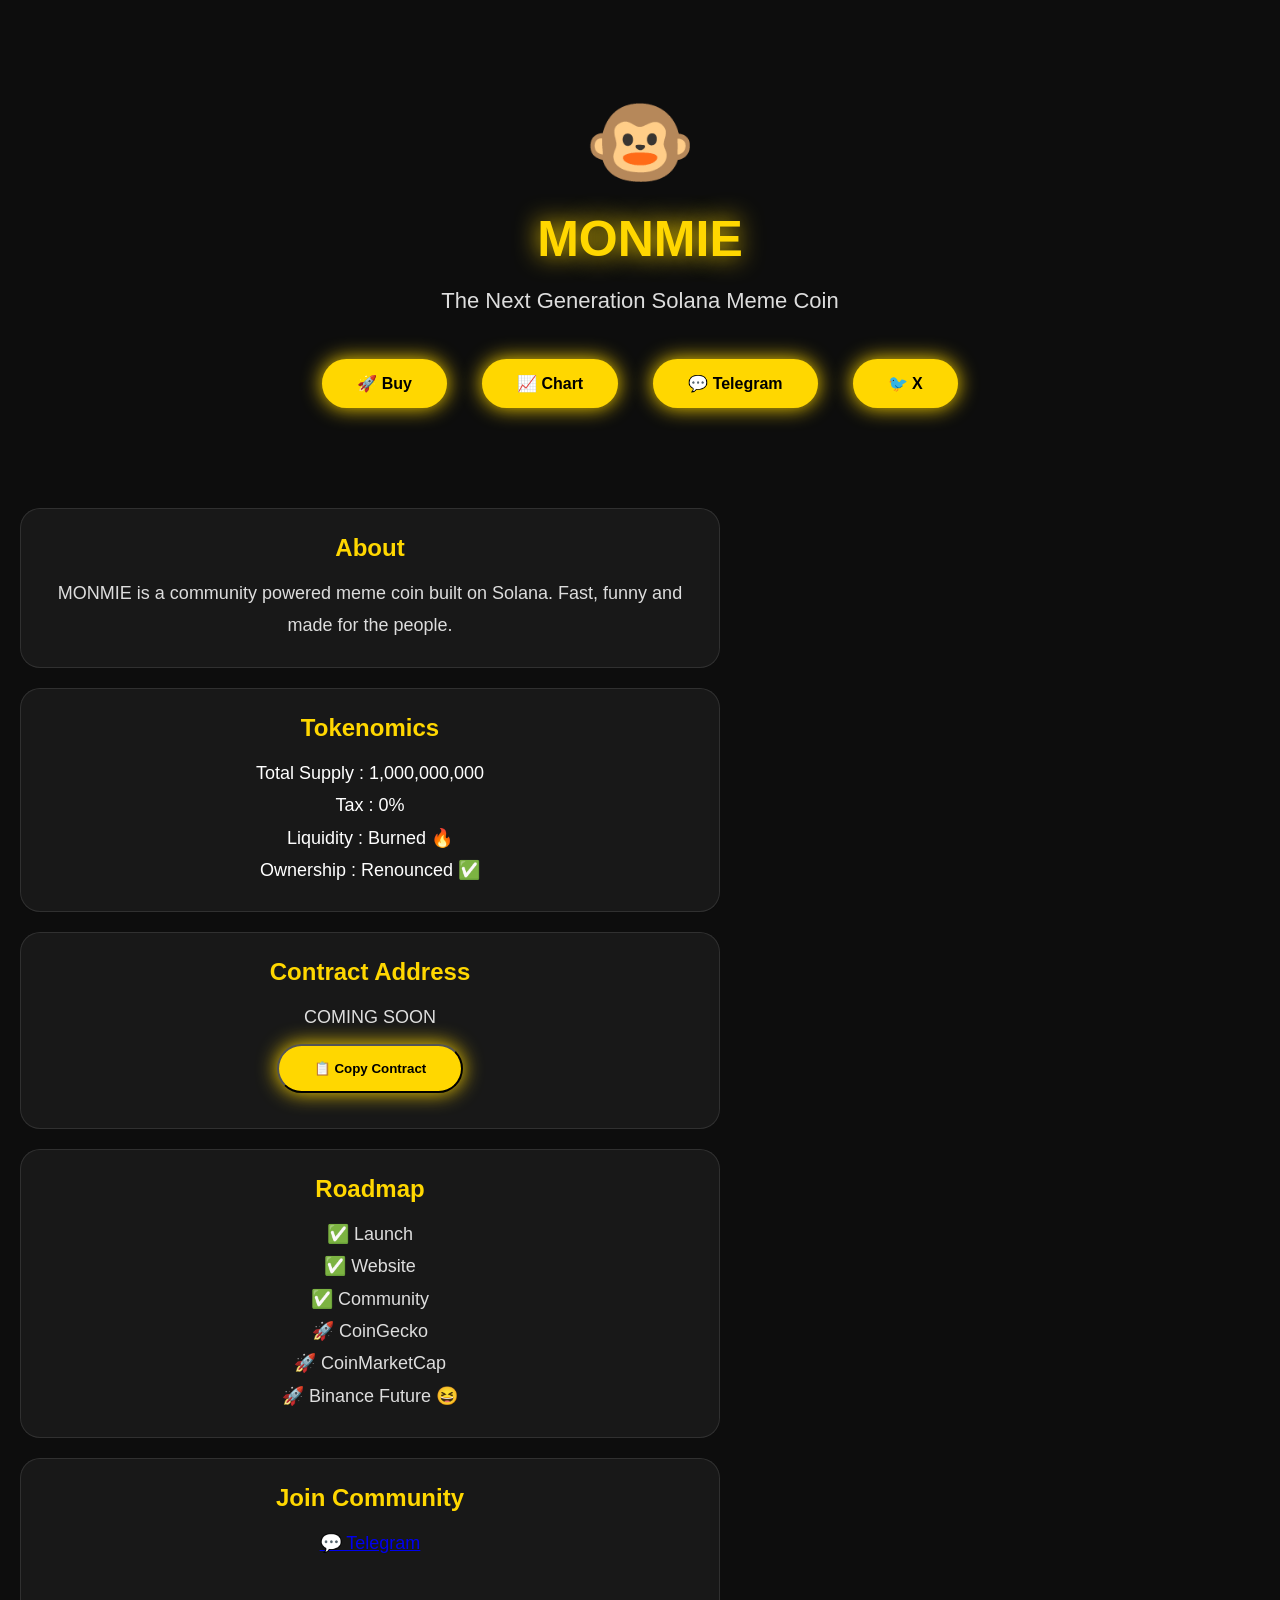
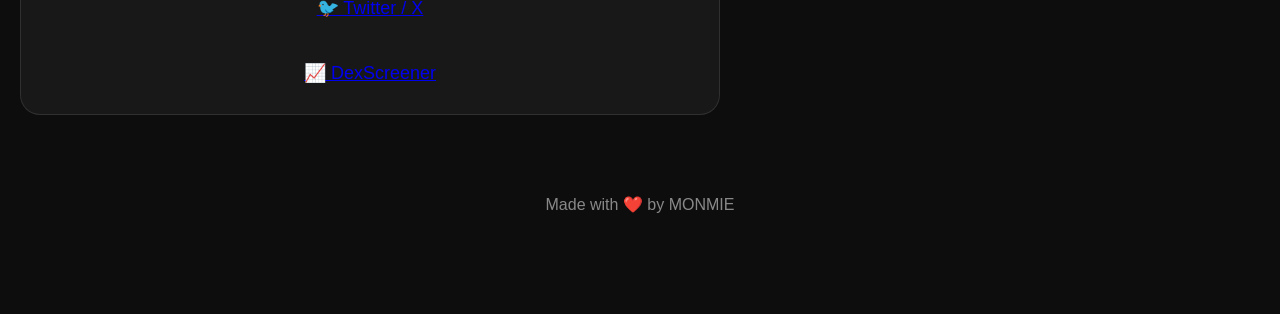
<file: index.html>
<!DOCTYPE html>
<html lang="en">
<head> 
<link rel="stylesheet" href="style.css">
<meta charset="UTF-8">
<meta name="viewport" content="width=device-width, initial-scale=1.0">
<title>MONMIE - Meme Coin</title>
  
<style>
body{
font-family:Arial,sans-serif;
background:#0d0d0d;
color:white;
text-align:center;
}

header{
padding:60px 20px;
}

h1{
font-size:50px;
color:#ffd700;
}

p{
font-size:20px;
color:#ddd;
}

.btn{
display:inline-block;
margin:10px;
padding:15px 35px;
background:#ffd700;
color:black;
text-decoration:none;
font-weight:bold;
border-radius:40px;
}

section{
padding:40px 20px;
max-width:800px;
margin:auto;
}

.card{
background:#181818;
padding:25px;
border-radius:20px;
margin:20px 0;
}

footer{
padding:30px;
color:#888;
}
</style>

</head>
<body>

<header class="hero">

<div class="logo">🐵</div>

<h1>MONMIE</h1>

<p class="subtitle">
The Next Generation Solana Meme Coin
</p>

<div class="buttons">
<a class="btn" href="#">🚀 Buy</a>

<a class="btn" href="#">📈 Chart</a>

<a class="btn" href="#">💬 Telegram</a>

<a class="btn" href="#">🐦 X</a>
</div>
</header>

<section class="card">

<h2>About</h2>

<p>
MONMIE is a community powered meme coin built on Solana.
Fast, funny and made for the people.
</p>

</section>

<section class="card">
<h2>Tokenomics</h2>
<ul>
<li>Total Supply : 1,000,000,000</li>
<li>Tax : 0%</li>
<li>Liquidity : Burned 🔥</li>
<li>Ownership : Renounced ✅</li>
</ul>

</section>

<section class="card">

<h2>Contract Address</h2>

<p id="ca">
COMING SOON
</p>

<button class="btn" onclick="copyCA()">
📋 Copy Contract
</button>

</section>

<section class="card">

<h2>Roadmap</h2>

<p>

✅ Launch

<br>

✅ Website

<br>

✅ Community

<br>

🚀 CoinGecko

<br>

🚀 CoinMarketCap

<br>

🚀 Binance Future 😆

</p>

</section>

<section class="card">

<h2>Join Community</h2>

  <p>

<a href="https://t.me/+ThG_NEBcjo85NTE1" target="_blank">💬 Telegram</a>

<br><br>

<a href="https://x.com/moonmie_shop?s=11" target="_blank">🐦 Twitter / X</a>

<br><br>

<a href="https://dexscreener.com/solana/PAIR_ADDRESS" target="_blank">📈 DexScreener</a>

</p>
</section>

<footer>

Made with ❤️ by MONMIE

</footer>

<script src="script.js"></script>

</body>
</file>
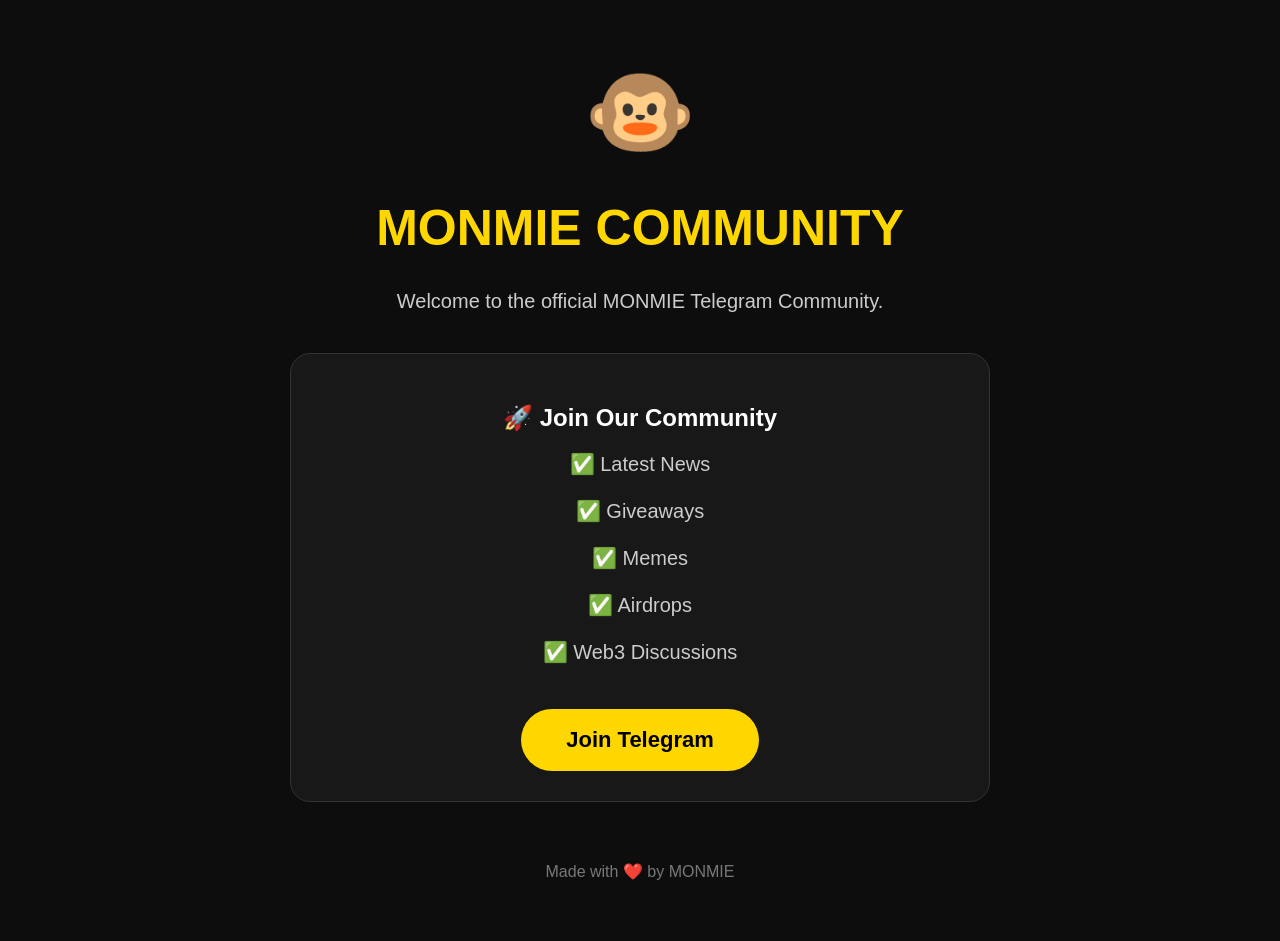
<file: telegram.html>
<!DOCTYPE html>
<html lang="en">
<head>
<meta charset="UTF-8">
<meta name="viewport" content="width=device-width, initial-scale=1.0">
<title>MONMIE Community</title>

<style>
body{
    margin:0;
    background:#0d0d0d;
    color:white;
    font-family:Arial,sans-serif;
    text-align:center;
}

.container{
    max-width:700px;
    margin:auto;
    padding:60px 20px;
}

.logo{
    font-size:90px;
}

h1{
    color:#FFD700;
    font-size:50px;
}

p{
    font-size:20px;
    color:#ccc;
}

.card{
    background:#181818;
    border-radius:20px;
    padding:30px;
    margin-top:40px;
    border:1px solid #333;
}

.btn{
    display:inline-block;
    margin-top:25px;
    background:#FFD700;
    color:black;
    text-decoration:none;
    padding:18px 45px;
    border-radius:50px;
    font-weight:bold;
    font-size:22px;
    transition:.3s;
}

.btn:hover{
    transform:scale(1.05);
    box-shadow:0 0 25px #FFD700;
}

footer{
    margin-top:60px;
    color:#777;
}
</style>
</head>

<body>

<div class="container">

<div class="logo">🐵</div>

<h1>MONMIE COMMUNITY</h1>

<p>
Welcome to the official MONMIE Telegram Community.
</p>

<div class="card">

<h2>🚀 Join Our Community</h2>

<p>
✅ Latest News<br><br>
✅ Giveaways<br><br>
✅ Memes<br><br>
✅ Airdrops<br><br>
✅ Web3 Discussions
</p>

<a class="btn"
href="https://t.me/USERNAMEKAMU"
target="_blank">
Join Telegram
</a>

</div>

<footer>

Made with ❤️ by MONMIE

</footer>

</div>

</body>
</html>
</file>
<file: style.css>
*{
margin:0;
padding:0;
box-sizing:border-box;
}

body{
font-family:Arial,sans-serif;
background:linear-gradient(180deg,#050505,#101010,#1a1a1a);
color:white;
text-align:center;
padding:20px;
}

.hero{
padding:70px 20px;
}

.logo{
font-size:90px;
margin-bottom:15px;
animation:float 3s ease-in-out infinite;
}

h1{
font-size:60px;
color:#FFD700;
text-shadow:0 0 25px #FFD700;
}

.subtitle{
font-size:22px;
margin:20px 0 35px;
color:#ddd;
}

.buttons{
display:flex;
justify-content:center;
gap:15px;
flex-wrap:wrap;
}

.btn{
background:#FFD700;
color:#000;
padding:15px 30px;
border-radius:50px;
text-decoration:none;
font-weight:bold;
transition:.3s;
box-shadow:0 0 20px #FFD700;
}

.btn:hover{
transform:scale(1.1);
box-shadow:0 0 35px #FFD700;
}

.card{
max-width:700px;
margin:35px auto;
padding:30px;
border-radius:20px;
background:rgba(255,255,255,.06);
backdrop-filter:blur(12px);
border:1px solid rgba(255,255,255,.1);
}

.card h2{
margin-bottom:15px;
color:#FFD700;
}

.card p,
.card li{
font-size:18px;
line-height:1.8;
list-style:none;
}

footer{
margin:50px 0;
color:#888;
}

@keyframes float{
0%{transform:translateY(0);}
50%{transform:translateY(-12px);}
100%{transform:translateY(0);}
}
</file>
